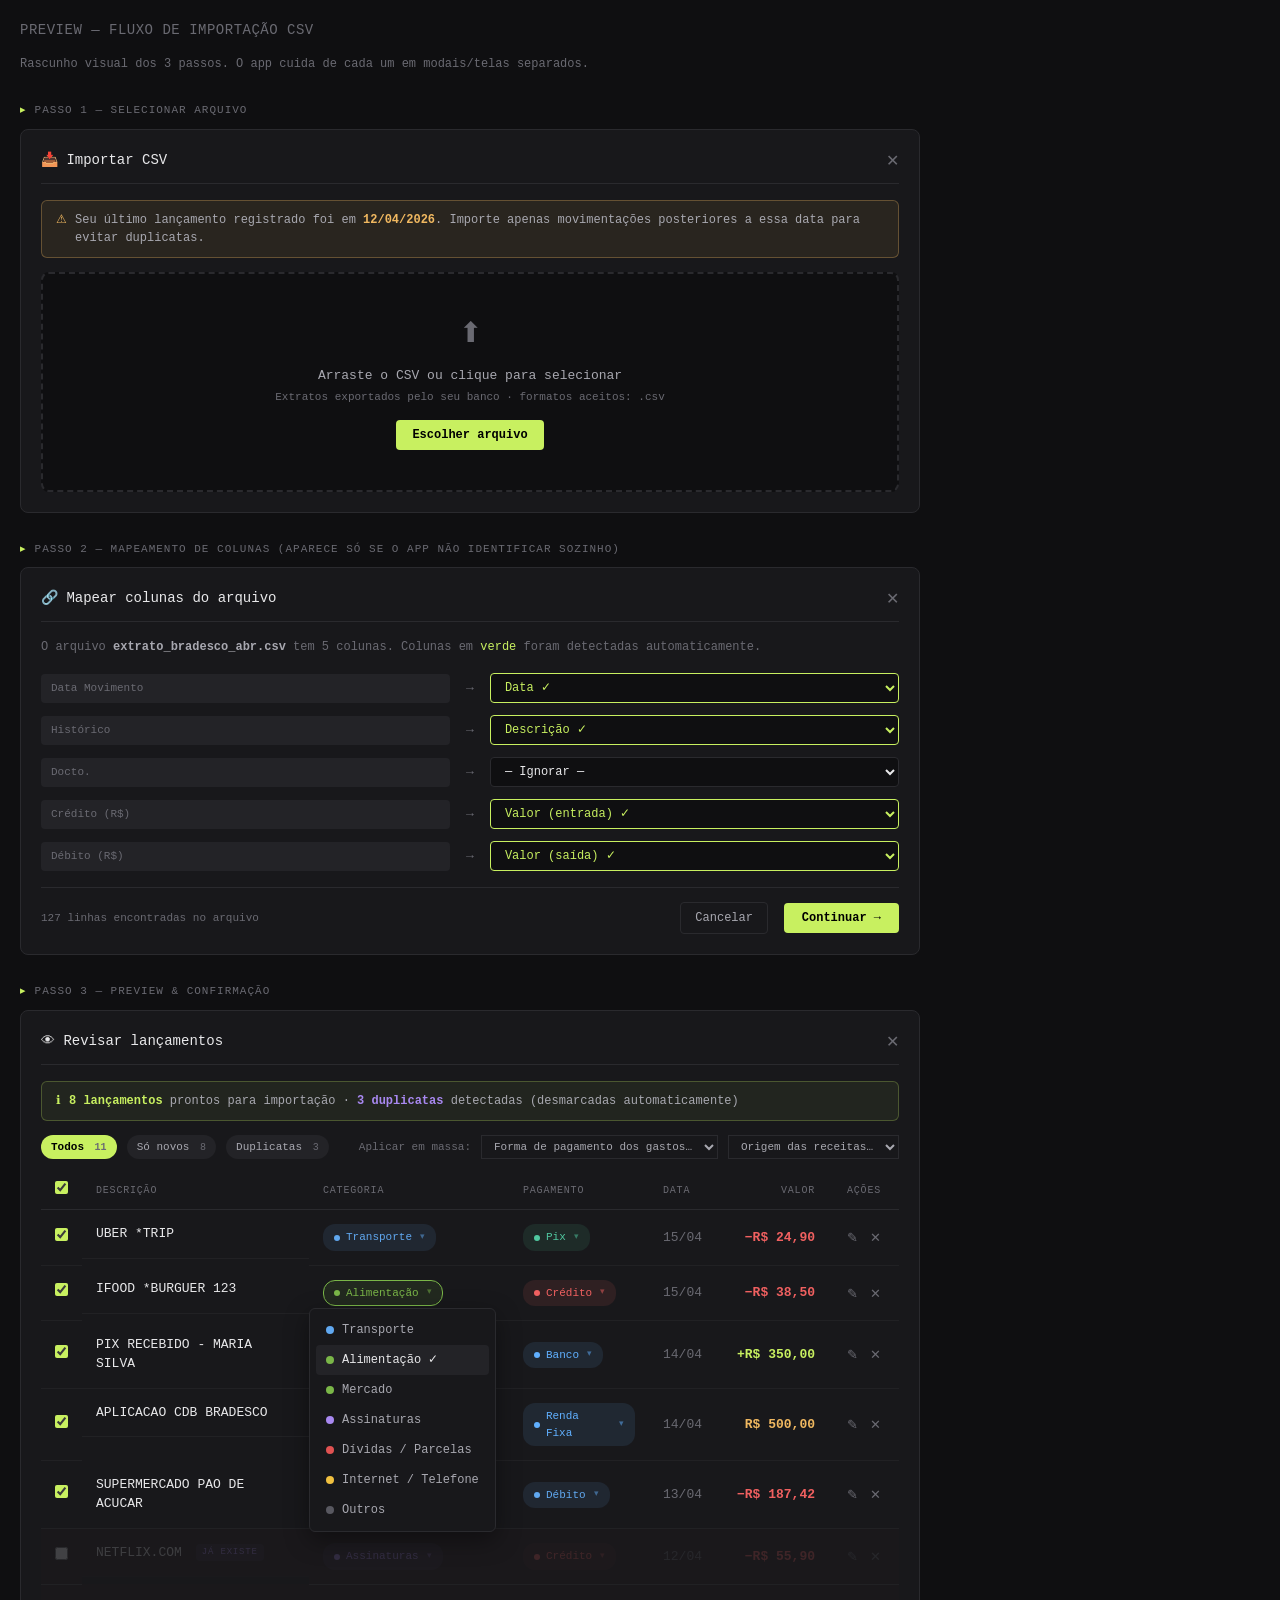
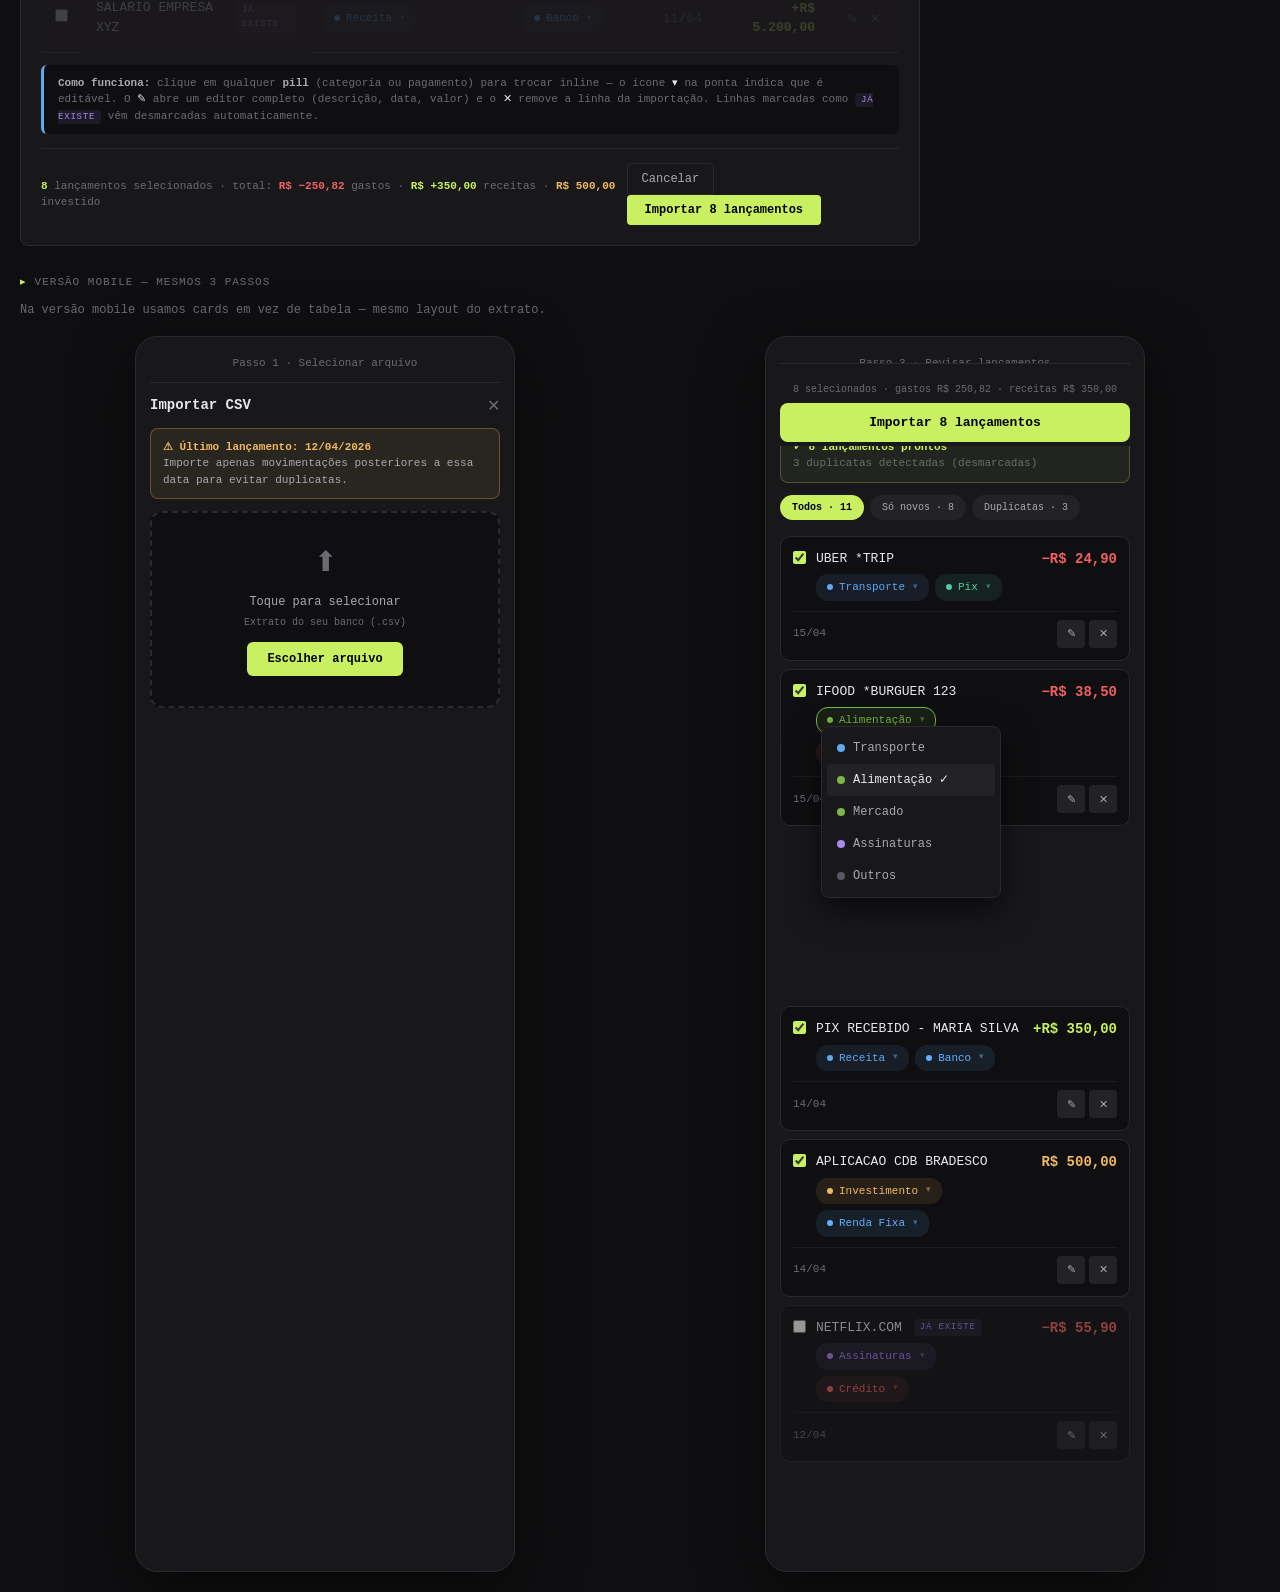
<file: preview-import.html>
<!DOCTYPE html>
<html lang="pt-BR">
<head>
<meta charset="UTF-8">
<title>Preview — Importação CSV</title>
<style>
  :root {
    --bg: #0f0f11;
    --bg2: #18181b;
    --bg3: #232327;
    --line: #2a2a2e;
    --text: #e8e8ea;
    --text2: #a8a8b0;
    --text3: #6a6a72;
    --accent: #c8f060;
    --red: #f06060;
    --amber: #f0b860;
    --blue: #60a8f0;
    --purple: #a888f0;
    --mono: 'IBM Plex Mono', 'Courier New', monospace;
  }
  * { box-sizing: border-box; margin: 0; padding: 0; }
  body {
    background: var(--bg);
    color: var(--text);
    font-family: var(--mono);
    font-size: 13px;
    padding: 20px;
    line-height: 1.5;
  }
  h1 { font-size: 14px; color: var(--text3); font-weight: 400; margin-bottom: 14px; letter-spacing: 0.5px; text-transform: uppercase; }
  .step-label { font-size: 11px; color: var(--text3); margin: 28px 0 10px; text-transform: uppercase; letter-spacing: 1px; }
  .step-label::before { content: '▸ '; color: var(--accent); }

  /* ——— Modal base ——— */
  .modal {
    background: var(--bg2);
    border: 1px solid var(--line);
    border-radius: 8px;
    padding: 20px;
    max-width: 900px;
    margin-bottom: 20px;
  }
  .modal-hdr {
    display: flex;
    justify-content: space-between;
    align-items: center;
    border-bottom: 1px solid var(--line);
    padding-bottom: 12px;
    margin-bottom: 16px;
  }
  .modal-hdr h3 { font-size: 14px; font-weight: 500; display: flex; align-items: center; gap: 8px; }
  .close-btn { background: transparent; border: none; color: var(--text3); font-size: 16px; cursor: pointer; }

  /* ——— Step 1 — file upload ——— */
  .dropzone {
    border: 2px dashed var(--line);
    border-radius: 8px;
    padding: 40px 20px;
    text-align: center;
    background: var(--bg);
  }
  .dropzone-icon { font-size: 28px; color: var(--text3); margin-bottom: 10px; }
  .dropzone-title { font-size: 13px; color: var(--text2); margin-bottom: 4px; }
  .dropzone-sub { font-size: 11px; color: var(--text3); }
  .dropzone .btn-p {
    background: var(--accent);
    color: #000;
    padding: 8px 16px;
    border: none;
    border-radius: 4px;
    font-family: var(--mono);
    font-size: 12px;
    cursor: pointer;
    margin-top: 14px;
    font-weight: 600;
  }

  /* ——— Warning banner ——— */
  .warn {
    background: rgba(240, 184, 96, 0.08);
    border: 1px solid rgba(240, 184, 96, 0.3);
    color: var(--amber);
    padding: 10px 14px;
    border-radius: 6px;
    font-size: 12px;
    margin-bottom: 14px;
    display: flex;
    gap: 8px;
  }
  .warn-icon { flex-shrink: 0; }
  .warn-body { color: var(--text2); }
  .warn-body strong { color: var(--amber); }

  /* ——— Column mapping ——— */
  .mapping-grid {
    display: grid;
    grid-template-columns: 1fr auto 1fr;
    gap: 12px 16px;
    margin-bottom: 16px;
    align-items: center;
  }
  .map-col-label {
    font-size: 11px;
    color: var(--text3);
    padding: 6px 10px;
    background: var(--bg3);
    border-radius: 4px;
    font-family: var(--mono);
  }
  .map-arrow { color: var(--text3); }
  .map-select {
    background: var(--bg);
    border: 1px solid var(--line);
    color: var(--text);
    padding: 6px 10px;
    border-radius: 4px;
    font-family: var(--mono);
    font-size: 12px;
    width: 100%;
  }
  .map-select.auto { border-color: var(--accent); color: var(--accent); }

  /* ——— Preview table ——— */
  .preview-tools {
    display: flex;
    gap: 10px;
    align-items: center;
    margin-bottom: 12px;
    font-size: 11px;
    color: var(--text3);
    flex-wrap: wrap;
  }
  .chip {
    padding: 4px 10px;
    border-radius: 12px;
    font-size: 11px;
    background: var(--bg3);
    color: var(--text2);
    cursor: pointer;
  }
  .chip.active { background: var(--accent); color: #000; font-weight: 600; }
  .chip-count { color: var(--text3); font-size: 10px; margin-left: 4px; }

  table {
    width: 100%;
    border-collapse: collapse;
    font-size: 12px;
  }
  th, td {
    text-align: left;
    padding: 8px 10px;
    border-bottom: 1px solid var(--line);
  }
  th {
    font-size: 10px;
    color: var(--text3);
    text-transform: uppercase;
    letter-spacing: 0.5px;
    font-weight: 400;
    background: var(--bg);
  }
  td.c { text-align: center; }
  td.r { text-align: right; font-family: var(--mono); }
  td.desc { color: var(--text); max-width: 220px; overflow: hidden; text-overflow: ellipsis; white-space: nowrap; }
  tr.dup { opacity: 0.4; }
  tr.dup td { background: rgba(240, 96, 96, 0.05); }

  /* ——— Pills ——— */
  .pill {
    display: inline-flex;
    align-items: center;
    gap: 4px;
    padding: 2px 8px;
    border-radius: 10px;
    font-size: 10px;
    font-family: var(--mono);
  }
  .pill.gasto    { background: rgba(240, 96, 96, 0.15);  color: var(--red); }
  .pill.receita  { background: rgba(200, 240, 96, 0.15); color: var(--accent); }
  .pill.invest   { background: rgba(240, 184, 96, 0.15); color: var(--amber); }
  .pill.dup      { background: rgba(168, 136, 240, 0.15); color: var(--purple); }
  .pill.novo     { background: rgba(96, 168, 240, 0.15);  color: var(--blue); }

  /* categoria mini-select (inline edit) */
  .inline-select {
    background: transparent;
    border: none;
    color: var(--text2);
    font-family: var(--mono);
    font-size: 11px;
    padding: 2px 4px;
    cursor: pointer;
    border-bottom: 1px dotted var(--text3);
  }
  .inline-select:hover { color: var(--text); border-color: var(--text2); }

  input[type="checkbox"] { accent-color: var(--accent); cursor: pointer; }

  /* ——— Extrato-style rows ——— */
  .ext-table { width: 100%; border-collapse: collapse; }
  .ext-table th {
    font-size: 10px; color: var(--text3); font-weight: 400;
    text-transform: uppercase; letter-spacing: 0.8px;
    padding: 10px 14px; text-align: left; background: transparent;
    border-bottom: 1px solid var(--line);
  }
  .ext-table th.r { text-align: right; }
  .ext-table th.c { text-align: center; }
  .ext-table td {
    padding: 14px; border-bottom: 1px solid rgba(42,42,46,0.5);
    font-size: 13px; vertical-align: middle;
  }
  .ext-table tr:hover td { background: rgba(255,255,255,0.015); }
  .ext-table tr.dup td { opacity: 0.45; }

  .ext-desc { color: var(--text); display: flex; align-items: center; gap: 8px; }
  .ext-date { color: var(--text3); font-size: 12px; }
  .ext-val  { text-align: right; font-weight: 600; font-family: var(--mono); }

  .e-pill {
    display: inline-flex; align-items: center; gap: 6px;
    padding: 4px 10px; border-radius: 12px;
    font-size: 11px; font-family: var(--mono);
    cursor: pointer; border: 1px solid transparent;
    transition: border-color 0.15s;
    position: relative;
  }
  .e-pill:hover { border-color: currentColor; }
  .e-pill::after {
    content: '▾'; margin-left: 2px; opacity: 0.5; font-size: 9px;
  }
  .e-pill .pdot {
    width: 6px; height: 6px; border-radius: 50%; display: inline-block;
  }

  /* Popover demonstrativo */
  .popover {
    position: absolute; top: 100%; left: 0; margin-top: 4px;
    background: var(--bg2); border: 1px solid var(--line);
    border-radius: 6px; padding: 6px; z-index: 10;
    min-width: 180px; box-shadow: 0 8px 24px rgba(0,0,0,0.4);
    display: none;
  }
  .popover.show { display: block; }
  .pop-opt {
    display: flex; align-items: center; gap: 8px;
    padding: 6px 10px; border-radius: 4px;
    font-size: 12px; color: var(--text2); cursor: pointer;
  }
  .pop-opt:hover { background: var(--bg3); color: var(--text); }
  .pop-opt.selected { background: var(--bg3); color: var(--text); }
  .pop-opt .pdot { width: 8px; height: 8px; border-radius: 50%; }

  .recur-badge {
    background: rgba(168,136,240,0.15); color: var(--purple);
    padding: 1px 6px; border-radius: 8px; font-size: 10px;
  }

  .row-act {
    display: inline-flex; gap: 4px;
  }
  .row-act button {
    background: transparent; border: none; cursor: pointer;
    color: var(--text3); padding: 4px; border-radius: 3px;
  }
  .row-act button:hover { color: var(--text); background: var(--bg3); }

  .dup-tag {
    font-size: 9px; text-transform: uppercase; letter-spacing: 0.8px;
    color: var(--purple); background: rgba(168,136,240,0.1);
    padding: 2px 6px; border-radius: 4px; margin-left: 6px;
  }

  /* ——— Mobile mockup ——— */
  .phone-frame {
    max-width: 380px;
    margin: 0 auto;
    background: var(--bg2);
    border: 1px solid var(--line);
    border-radius: 22px;
    padding: 14px;
    box-shadow: 0 20px 60px rgba(0,0,0,0.5);
  }
  .phone-bar {
    text-align: center; font-size: 11px; color: var(--text3);
    padding: 4px 0 10px; border-bottom: 1px solid var(--line);
    margin-bottom: 12px;
  }
  .m-hdr { display: flex; justify-content: space-between; align-items: center; margin-bottom: 12px; }
  .m-hdr h3 { font-size: 14px; display: flex; align-items: center; gap: 6px; }
  .m-warn {
    background: rgba(240, 184, 96, 0.08);
    border: 1px solid rgba(240, 184, 96, 0.3);
    color: var(--text2);
    padding: 10px 12px; border-radius: 8px;
    font-size: 11px; margin-bottom: 12px;
    line-height: 1.5;
  }
  .m-warn strong { color: var(--amber); }
  .m-chips { display: flex; gap: 6px; margin-bottom: 12px; overflow-x: auto; padding-bottom: 4px; }
  .m-chip {
    padding: 5px 12px; border-radius: 14px;
    font-size: 10px; white-space: nowrap;
    background: var(--bg3); color: var(--text2);
  }
  .m-chip.active { background: var(--accent); color: #000; font-weight: 600; }
  .m-card {
    background: var(--bg);
    border: 1px solid var(--line);
    border-radius: 10px;
    padding: 12px;
    margin-bottom: 8px;
    position: relative;
  }
  .m-card.dup { opacity: 0.55; }
  .m-card-head { display: flex; align-items: flex-start; gap: 10px; }
  .m-chk {
    margin-top: 2px; flex-shrink: 0;
  }
  .m-card-body { flex: 1; min-width: 0; }
  .m-card-desc {
    font-size: 13px; color: var(--text); font-weight: 500;
    display: flex; align-items: center; gap: 6px; flex-wrap: wrap;
    margin-bottom: 6px;
  }
  .m-card-pills {
    display: flex; gap: 6px; flex-wrap: wrap;
  }
  .m-card-val {
    font-size: 14px; font-weight: 600;
    font-family: var(--mono); text-align: right;
    flex-shrink: 0;
  }
  .m-card-foot {
    display: flex; justify-content: space-between; align-items: center;
    margin-top: 10px; padding-top: 8px;
    border-top: 1px solid rgba(42,42,46,0.5);
  }
  .m-card-date { font-size: 11px; color: var(--text3); }
  .m-card-acts { display: flex; gap: 4px; }
  .m-card-acts button {
    background: var(--bg3); border: none; border-radius: 4px;
    color: var(--text2); width: 28px; height: 28px; cursor: pointer;
    font-size: 11px;
  }
  .m-foot-bar {
    position: sticky; bottom: 0;
    background: var(--bg2); padding: 12px 0 4px; margin-top: 12px;
    border-top: 1px solid var(--line);
  }
  .m-btn-import {
    width: 100%; background: var(--accent); color: #000;
    padding: 12px; border: none; border-radius: 8px;
    font-family: var(--mono); font-size: 13px; font-weight: 600;
    cursor: pointer;
  }
  .m-summary {
    font-size: 10px; color: var(--text3);
    text-align: center; padding: 6px 0;
  }
  .m-dropzone {
    border: 2px dashed var(--line);
    border-radius: 12px; padding: 30px 16px;
    text-align: center; background: var(--bg);
  }
  .m-dropzone-btn {
    background: var(--accent); color: #000;
    padding: 10px 20px; border: none; border-radius: 6px;
    font-family: var(--mono); font-size: 12px; font-weight: 600;
    margin-top: 12px; cursor: pointer;
  }
  .m-popover {
    position: absolute; left: 40px; top: 56px;
    background: var(--bg2); border: 1px solid var(--line);
    border-radius: 8px; padding: 5px; z-index: 10;
    min-width: 180px; box-shadow: 0 12px 32px rgba(0,0,0,0.6);
  }
  .m-pop-opt {
    display: flex; align-items: center; gap: 8px;
    padding: 7px 10px; border-radius: 4px;
    font-size: 12px; color: var(--text2);
  }
  .m-pop-opt.selected { background: var(--bg3); color: var(--text); }
  .m-pop-opt .pdot { width: 8px; height: 8px; border-radius: 50%; }

  .mobile-row { display: flex; gap: 20px; flex-wrap: wrap; justify-content: center; margin-top: 10px; }

  /* ——— Footer bar ——— */
  .import-footer {
    border-top: 1px solid var(--line);
    margin-top: 14px;
    padding-top: 14px;
    display: flex;
    justify-content: space-between;
    align-items: center;
  }
  .import-summary {
    font-size: 11px;
    color: var(--text3);
  }
  .import-summary strong { color: var(--accent); }
  .btn-p {
    background: var(--accent);
    color: #000;
    padding: 8px 18px;
    border: none;
    border-radius: 4px;
    font-family: var(--mono);
    font-size: 12px;
    cursor: pointer;
    font-weight: 600;
  }
  .btn-g {
    background: transparent;
    color: var(--text2);
    padding: 8px 14px;
    border: 1px solid var(--line);
    border-radius: 4px;
    font-family: var(--mono);
    font-size: 12px;
    cursor: pointer;
    margin-right: 8px;
  }

  /* ——— Heading descriptive ——— */
  .desc-p { font-size: 12px; color: var(--text3); margin-bottom: 16px; line-height: 1.6; }
</style>
</head>
<body>

<h1>Preview — fluxo de importação CSV</h1>
<p class="desc-p">Rascunho visual dos 3 passos. O app cuida de cada um em modais/telas separados.</p>

<!-- ═════════════════════════════════════════════════════════════ -->
<div class="step-label">Passo 1 — Selecionar arquivo</div>
<div class="modal">
  <div class="modal-hdr">
    <h3>📥 Importar CSV</h3>
    <button class="close-btn">✕</button>
  </div>

  <div class="warn">
    <span class="warn-icon">⚠</span>
    <div class="warn-body">
      Seu último lançamento registrado foi em <strong>12/04/2026</strong>.
      Importe apenas movimentações posteriores a essa data para evitar duplicatas.
    </div>
  </div>

  <div class="dropzone">
    <div class="dropzone-icon">⬆</div>
    <div class="dropzone-title">Arraste o CSV ou clique para selecionar</div>
    <div class="dropzone-sub">Extratos exportados pelo seu banco · formatos aceitos: .csv</div>
    <button class="btn-p">Escolher arquivo</button>
  </div>
</div>

<!-- ═════════════════════════════════════════════════════════════ -->
<div class="step-label">Passo 2 — Mapeamento de colunas (aparece só se o app não identificar sozinho)</div>
<div class="modal">
  <div class="modal-hdr">
    <h3>🔗 Mapear colunas do arquivo</h3>
    <button class="close-btn">✕</button>
  </div>

  <p class="desc-p">
    O arquivo <strong style="color:var(--text2)">extrato_bradesco_abr.csv</strong> tem 5 colunas.
    Colunas em <span style="color:var(--accent)">verde</span> foram detectadas automaticamente.
  </p>

  <div class="mapping-grid">
    <div class="map-col-label">Data Movimento</div>
    <span class="map-arrow">→</span>
    <select class="map-select auto"><option>Data ✓</option></select>

    <div class="map-col-label">Histórico</div>
    <span class="map-arrow">→</span>
    <select class="map-select auto"><option>Descrição ✓</option></select>

    <div class="map-col-label">Docto.</div>
    <span class="map-arrow">→</span>
    <select class="map-select"><option>— Ignorar —</option><option>Descrição</option></select>

    <div class="map-col-label">Crédito (R$)</div>
    <span class="map-arrow">→</span>
    <select class="map-select auto"><option>Valor (entrada) ✓</option></select>

    <div class="map-col-label">Débito (R$)</div>
    <span class="map-arrow">→</span>
    <select class="map-select auto"><option>Valor (saída) ✓</option></select>
  </div>

  <div class="import-footer">
    <div class="import-summary">127 linhas encontradas no arquivo</div>
    <div>
      <button class="btn-g">Cancelar</button>
      <button class="btn-p">Continuar →</button>
    </div>
  </div>
</div>

<!-- ═════════════════════════════════════════════════════════════ -->
<div class="step-label">Passo 3 — Preview & confirmação</div>
<div class="modal">
  <div class="modal-hdr">
    <h3>👁 Revisar lançamentos</h3>
    <button class="close-btn">✕</button>
  </div>

  <div class="warn" style="background:rgba(200,240,96,0.06);border-color:rgba(200,240,96,0.25);color:var(--accent)">
    <span class="warn-icon">ℹ</span>
    <div class="warn-body" style="color:var(--text2)">
      <strong style="color:var(--accent)">8 lançamentos</strong> prontos para importação ·
      <strong style="color:var(--purple)">3 duplicatas</strong> detectadas (desmarcadas automaticamente)
    </div>
  </div>

  <div class="preview-tools">
    <span class="chip active">Todos <span class="chip-count">11</span></span>
    <span class="chip">Só novos <span class="chip-count">8</span></span>
    <span class="chip">Duplicatas <span class="chip-count">3</span></span>
    <span style="flex:1"></span>
    <span style="color:var(--text3)">Aplicar em massa:</span>
    <select class="inline-select" style="border:1px solid var(--line);padding:4px 8px">
      <option>Forma de pagamento dos gastos…</option>
      <option>Dinheiro</option><option>Débito</option><option>Crédito</option>
      <option>Pix</option><option>Boleto</option><option>Transferência</option>
    </select>
    <select class="inline-select" style="border:1px solid var(--line);padding:4px 8px">
      <option>Origem das receitas…</option>
      <option>Banco</option><option>Dinheiro</option>
    </select>
  </div>

  <table class="ext-table">
    <thead>
      <tr>
        <th style="width:28px" class="c"><input type="checkbox" checked></th>
        <th>Descrição</th>
        <th style="width:200px">Categoria</th>
        <th style="width:140px">Pagamento</th>
        <th style="width:70px">Data</th>
        <th class="r" style="width:110px">Valor</th>
        <th style="width:60px" class="c">Ações</th>
      </tr>
    </thead>
    <tbody>

      <!-- Gasto normal: Pix, categoria transporte -->
      <tr>
        <td class="c"><input type="checkbox" checked></td>
        <td class="ext-desc">UBER *TRIP</td>
        <td>
          <span class="e-pill" style="background:#60a8f01a;color:#60a8f0">
            <span class="pdot" style="background:#60a8f0"></span>Transporte
          </span>
        </td>
        <td>
          <span class="e-pill" style="background:#50c8a01a;color:#50c8a0">
            <span class="pdot" style="background:#50c8a0"></span>Pix
          </span>
        </td>
        <td class="ext-date">15/04</td>
        <td class="ext-val" style="color:var(--red)">−R$ 24,90</td>
        <td class="c"><div class="row-act"><button>✎</button><button>✕</button></div></td>
      </tr>

      <!-- Gasto: Crédito, alimentação — popover ABERTO para demonstrar edição inline -->
      <tr>
        <td class="c"><input type="checkbox" checked></td>
        <td class="ext-desc">IFOOD *BURGUER 123</td>
        <td style="position:relative">
          <span class="e-pill" style="background:#7ab6481a;color:#7ab648;border-color:#7ab648">
            <span class="pdot" style="background:#7ab648"></span>Alimentação
          </span>
          <div class="popover show" style="top:38px">
            <div class="pop-opt"><span class="pdot" style="background:#60a8f0"></span>Transporte</div>
            <div class="pop-opt selected"><span class="pdot" style="background:#7ab648"></span>Alimentação ✓</div>
            <div class="pop-opt"><span class="pdot" style="background:#7ab648"></span>Mercado</div>
            <div class="pop-opt"><span class="pdot" style="background:#a888f0"></span>Assinaturas</div>
            <div class="pop-opt"><span class="pdot" style="background:#e05252"></span>Dívidas / Parcelas</div>
            <div class="pop-opt"><span class="pdot" style="background:#f0c040"></span>Internet / Telefone</div>
            <div class="pop-opt"><span class="pdot" style="background:#585860"></span>Outros</div>
          </div>
        </td>
        <td>
          <span class="e-pill" style="background:#f060601a;color:#f06060">
            <span class="pdot" style="background:#f06060"></span>Crédito
          </span>
        </td>
        <td class="ext-date">15/04</td>
        <td class="ext-val" style="color:var(--red)">−R$ 38,50</td>
        <td class="c"><div class="row-act"><button>✎</button><button>✕</button></div></td>
      </tr>

      <!-- Receita: Banco -->
      <tr>
        <td class="c"><input type="checkbox" checked></td>
        <td class="ext-desc">PIX RECEBIDO - MARIA SILVA</td>
        <td>
          <span class="e-pill" style="background:#60a8f01a;color:#60a8f0">
            <span class="pdot" style="background:#60a8f0"></span>Receita
          </span>
        </td>
        <td>
          <span class="e-pill" style="background:#60b0ff1a;color:#60b0ff">
            <span class="pdot" style="background:#60b0ff"></span>Banco
          </span>
        </td>
        <td class="ext-date">14/04</td>
        <td class="ext-val" style="color:var(--accent)">+R$ 350,00</td>
        <td class="c"><div class="row-act"><button>✎</button><button>✕</button></div></td>
      </tr>

      <!-- Investimento: Renda Fixa -->
      <tr>
        <td class="c"><input type="checkbox" checked></td>
        <td class="ext-desc">APLICACAO CDB BRADESCO</td>
        <td>
          <span class="e-pill" style="background:#f0b8601a;color:#f0b860">
            <span class="pdot" style="background:#f0b860"></span>Investimento
          </span>
        </td>
        <td>
          <span class="e-pill" style="background:#60b0ff1a;color:#60b0ff">
            <span class="pdot" style="background:#60b0ff"></span>Renda Fixa
          </span>
        </td>
        <td class="ext-date">14/04</td>
        <td class="ext-val" style="color:var(--amber)">R$ 500,00</td>
        <td class="c"><div class="row-act"><button>✎</button><button>✕</button></div></td>
      </tr>

      <!-- Gasto: Débito, mercado -->
      <tr>
        <td class="c"><input type="checkbox" checked></td>
        <td class="ext-desc">SUPERMERCADO PAO DE ACUCAR</td>
        <td>
          <span class="e-pill" style="background:#7ab6481a;color:#7ab648">
            <span class="pdot" style="background:#7ab648"></span>Mercado
          </span>
        </td>
        <td>
          <span class="e-pill" style="background:#60a8f01a;color:#60a8f0">
            <span class="pdot" style="background:#60a8f0"></span>Débito
          </span>
        </td>
        <td class="ext-date">13/04</td>
        <td class="ext-val" style="color:var(--red)">−R$ 187,42</td>
        <td class="c"><div class="row-act"><button>✎</button><button>✕</button></div></td>
      </tr>

      <!-- Duplicata: Netflix -->
      <tr class="dup">
        <td class="c"><input type="checkbox"></td>
        <td class="ext-desc">NETFLIX.COM <span class="dup-tag">já existe</span></td>
        <td>
          <span class="e-pill" style="background:#a888f01a;color:#a888f0">
            <span class="pdot" style="background:#a888f0"></span>Assinaturas
          </span>
        </td>
        <td>
          <span class="e-pill" style="background:#f060601a;color:#f06060">
            <span class="pdot" style="background:#f06060"></span>Crédito
          </span>
        </td>
        <td class="ext-date">12/04</td>
        <td class="ext-val" style="color:var(--red)">−R$ 55,90</td>
        <td class="c"><div class="row-act"><button>✎</button><button>✕</button></div></td>
      </tr>

      <!-- Duplicata: salário -->
      <tr class="dup">
        <td class="c"><input type="checkbox"></td>
        <td class="ext-desc">SALARIO EMPRESA XYZ <span class="dup-tag">já existe</span></td>
        <td>
          <span class="e-pill" style="background:#60a8f01a;color:#60a8f0">
            <span class="pdot" style="background:#60a8f0"></span>Receita
          </span>
        </td>
        <td>
          <span class="e-pill" style="background:#60b0ff1a;color:#60b0ff">
            <span class="pdot" style="background:#60b0ff"></span>Banco
          </span>
        </td>
        <td class="ext-date">11/04</td>
        <td class="ext-val" style="color:var(--accent)">+R$ 5.200,00</td>
        <td class="c"><div class="row-act"><button>✎</button><button>✕</button></div></td>
      </tr>

    </tbody>
  </table>

  <div style="margin-top:12px;padding:10px 14px;background:var(--bg);border-radius:6px;font-size:11px;color:var(--text3);border-left:3px solid var(--blue)">
    <strong style="color:var(--text2)">Como funciona:</strong>
    clique em qualquer <strong style="color:var(--text2)">pill</strong> (categoria ou pagamento) para trocar inline —
    o ícone <span style="color:var(--text);font-family:var(--mono)">▾</span> na ponta indica que é editável.
    O <span style="color:var(--text);font-family:var(--mono)">✎</span> abre um editor completo (descrição, data, valor) e o
    <span style="color:var(--text);font-family:var(--mono)">✕</span> remove a linha da importação.
    Linhas marcadas como <span class="dup-tag" style="margin:0">já existe</span> vêm desmarcadas automaticamente.
  </div>

  <div class="import-footer">
    <div class="import-summary">
      <strong>8</strong> lançamentos selecionados ·
      total: <strong style="color:var(--red)">R$ −250,82</strong> gastos ·
      <strong style="color:var(--accent)">R$ +350,00</strong> receitas ·
      <strong style="color:var(--amber)">R$ 500,00</strong> investido
    </div>
    <div>
      <button class="btn-g">Cancelar</button>
      <button class="btn-p">Importar 8 lançamentos</button>
    </div>
  </div>
</div>


<!-- ═════════════════════════════════════════════════════════════ -->
<div class="step-label">Versão mobile — mesmos 3 passos</div>
<p class="desc-p">Na versão mobile usamos cards em vez de tabela — mesmo layout do extrato.</p>

<div class="mobile-row">

  <!-- ─── Mobile Passo 1: upload ─── -->
  <div class="phone-frame">
    <div class="phone-bar">Passo 1 · Selecionar arquivo</div>
    <div class="m-hdr">
      <h3>Importar CSV</h3>
      <button class="close-btn">✕</button>
    </div>

    <div class="m-warn">
      <strong>⚠ Último lançamento: 12/04/2026</strong><br>
      Importe apenas movimentações posteriores a essa data para evitar duplicatas.
    </div>

    <div class="m-dropzone">
      <div style="font-size:28px;color:var(--text3);margin-bottom:8px">⬆</div>
      <div style="font-size:12px;color:var(--text2);margin-bottom:4px">Toque para selecionar</div>
      <div style="font-size:10px;color:var(--text3)">Extrato do seu banco (.csv)</div>
      <button class="m-dropzone-btn">Escolher arquivo</button>
    </div>
  </div>

  <!-- ─── Mobile Passo 3: preview ─── -->
  <div class="phone-frame">
    <div class="phone-bar">Passo 3 · Revisar lançamentos</div>

    <div class="m-hdr">
      <h3>Revisar</h3>
      <button class="close-btn">✕</button>
    </div>

    <div class="m-warn" style="background:rgba(200,240,96,0.06);border-color:rgba(200,240,96,0.25)">
      <strong style="color:var(--accent)">✓ 8 lançamentos prontos</strong>
      <span style="color:var(--text3);display:block">3 duplicatas detectadas (desmarcadas)</span>
    </div>

    <div class="m-chips">
      <span class="m-chip active">Todos · 11</span>
      <span class="m-chip">Só novos · 8</span>
      <span class="m-chip">Duplicatas · 3</span>
    </div>

    <!-- Gasto com Pix -->
    <div class="m-card">
      <div class="m-card-head">
        <input type="checkbox" class="m-chk" checked>
        <div class="m-card-body">
          <div class="m-card-desc">UBER *TRIP</div>
          <div class="m-card-pills">
            <span class="e-pill" style="background:#60a8f01a;color:#60a8f0">
              <span class="pdot" style="background:#60a8f0"></span>Transporte
            </span>
            <span class="e-pill" style="background:#50c8a01a;color:#50c8a0">
              <span class="pdot" style="background:#50c8a0"></span>Pix
            </span>
          </div>
        </div>
        <div class="m-card-val" style="color:var(--red)">−R$ 24,90</div>
      </div>
      <div class="m-card-foot">
        <span class="m-card-date">15/04</span>
        <div class="m-card-acts"><button>✎</button><button>✕</button></div>
      </div>
    </div>

    <!-- Gasto Crédito — com popover ABERTO -->
    <div class="m-card">
      <div class="m-card-head">
        <input type="checkbox" class="m-chk" checked>
        <div class="m-card-body">
          <div class="m-card-desc">IFOOD *BURGUER 123</div>
          <div class="m-card-pills">
            <span class="e-pill" style="background:#7ab6481a;color:#7ab648;border-color:#7ab648">
              <span class="pdot" style="background:#7ab648"></span>Alimentação
            </span>
            <span class="e-pill" style="background:#f060601a;color:#f06060">
              <span class="pdot" style="background:#f06060"></span>Crédito
            </span>
          </div>
        </div>
        <div class="m-card-val" style="color:var(--red)">−R$ 38,50</div>
      </div>
      <div class="m-card-foot">
        <span class="m-card-date">15/04</span>
        <div class="m-card-acts"><button>✎</button><button>✕</button></div>
      </div>
      <!-- Popover demonstrando edição inline -->
      <div class="m-popover">
        <div class="m-pop-opt"><span class="pdot" style="background:#60a8f0"></span>Transporte</div>
        <div class="m-pop-opt selected"><span class="pdot" style="background:#7ab648"></span>Alimentação ✓</div>
        <div class="m-pop-opt"><span class="pdot" style="background:#7ab648"></span>Mercado</div>
        <div class="m-pop-opt"><span class="pdot" style="background:#a888f0"></span>Assinaturas</div>
        <div class="m-pop-opt"><span class="pdot" style="background:#585860"></span>Outros</div>
      </div>
    </div>

    <!-- Receita Banco -->
    <div class="m-card" style="margin-top:180px">
      <div class="m-card-head">
        <input type="checkbox" class="m-chk" checked>
        <div class="m-card-body">
          <div class="m-card-desc">PIX RECEBIDO - MARIA SILVA</div>
          <div class="m-card-pills">
            <span class="e-pill" style="background:#60a8f01a;color:#60a8f0">
              <span class="pdot" style="background:#60a8f0"></span>Receita
            </span>
            <span class="e-pill" style="background:#60b0ff1a;color:#60b0ff">
              <span class="pdot" style="background:#60b0ff"></span>Banco
            </span>
          </div>
        </div>
        <div class="m-card-val" style="color:var(--accent)">+R$ 350,00</div>
      </div>
      <div class="m-card-foot">
        <span class="m-card-date">14/04</span>
        <div class="m-card-acts"><button>✎</button><button>✕</button></div>
      </div>
    </div>

    <!-- Investimento -->
    <div class="m-card">
      <div class="m-card-head">
        <input type="checkbox" class="m-chk" checked>
        <div class="m-card-body">
          <div class="m-card-desc">APLICACAO CDB BRADESCO</div>
          <div class="m-card-pills">
            <span class="e-pill" style="background:#f0b8601a;color:#f0b860">
              <span class="pdot" style="background:#f0b860"></span>Investimento
            </span>
            <span class="e-pill" style="background:#60b0ff1a;color:#60b0ff">
              <span class="pdot" style="background:#60b0ff"></span>Renda Fixa
            </span>
          </div>
        </div>
        <div class="m-card-val" style="color:var(--amber)">R$ 500,00</div>
      </div>
      <div class="m-card-foot">
        <span class="m-card-date">14/04</span>
        <div class="m-card-acts"><button>✎</button><button>✕</button></div>
      </div>
    </div>

    <!-- Duplicata -->
    <div class="m-card dup">
      <div class="m-card-head">
        <input type="checkbox" class="m-chk">
        <div class="m-card-body">
          <div class="m-card-desc">NETFLIX.COM <span class="dup-tag">já existe</span></div>
          <div class="m-card-pills">
            <span class="e-pill" style="background:#a888f01a;color:#a888f0">
              <span class="pdot" style="background:#a888f0"></span>Assinaturas
            </span>
            <span class="e-pill" style="background:#f060601a;color:#f06060">
              <span class="pdot" style="background:#f06060"></span>Crédito
            </span>
          </div>
        </div>
        <div class="m-card-val" style="color:var(--red)">−R$ 55,90</div>
      </div>
      <div class="m-card-foot">
        <span class="m-card-date">12/04</span>
        <div class="m-card-acts"><button>✎</button><button>✕</button></div>
      </div>
    </div>

    <div class="m-foot-bar">
      <div class="m-summary">8 selecionados · gastos R$ 250,82 · receitas R$ 350,00</div>
      <button class="m-btn-import">Importar 8 lançamentos</button>
    </div>

  </div>
</div>

</body>
</html>
</file>
